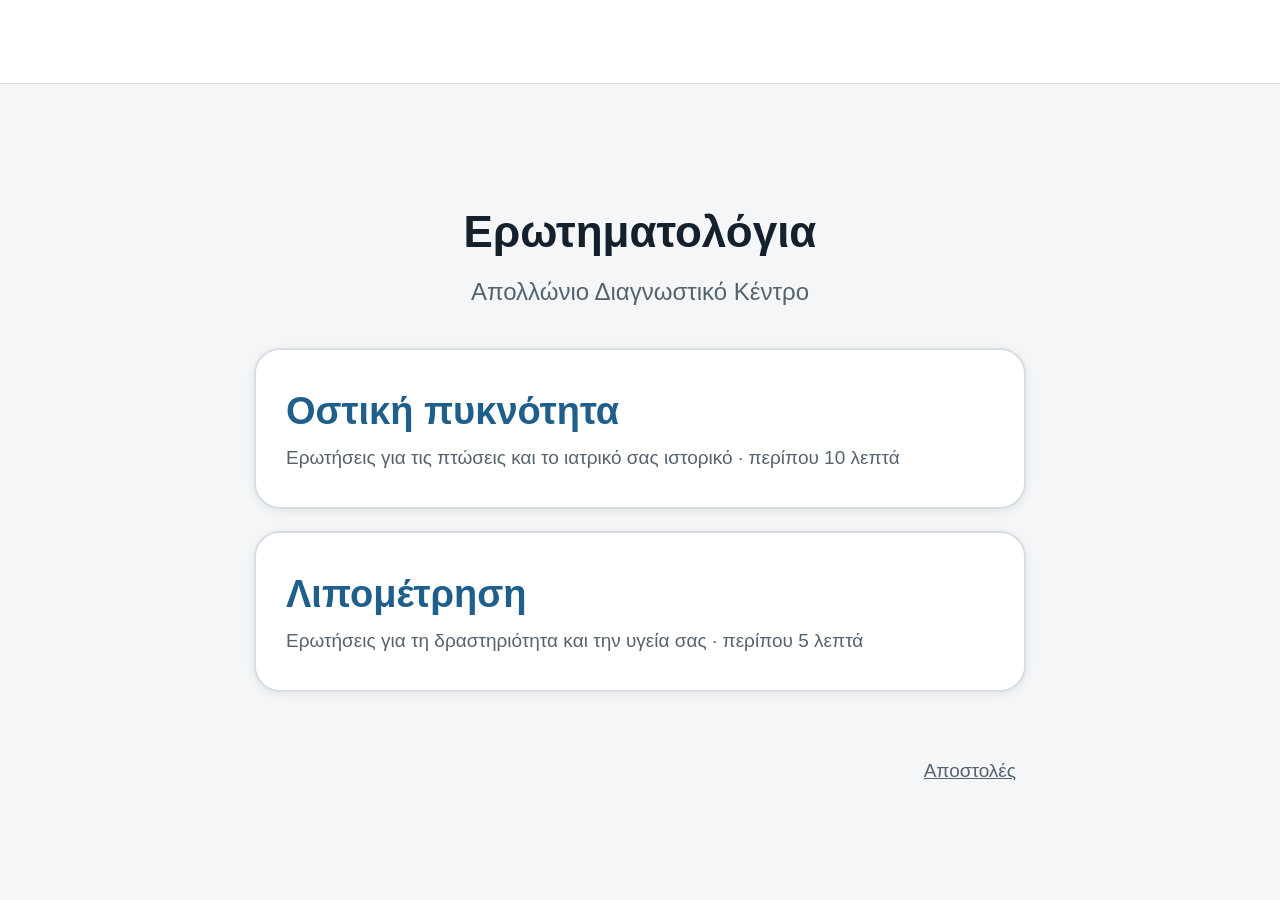
<file: index.html>
<!doctype html>
<html lang="el">
<head>
<meta charset="utf-8">
<title>Ερωτηματολόγια</title>
<meta name="viewport" content="width=device-width, initial-scale=1, viewport-fit=cover, user-scalable=no">
<meta name="apple-mobile-web-app-capable" content="yes">
<meta name="mobile-web-app-capable" content="yes">
<meta name="apple-mobile-web-app-status-bar-style" content="default">
<meta name="apple-mobile-web-app-title" content="Ερωτηματολόγια">
<meta name="theme-color" content="#f4f6f8">
<link rel="manifest" href="manifest.webmanifest">
<link rel="apple-touch-icon" href="εικονίδια/εικονίδιο-180.png">
<link rel="icon" href="εικονίδια/εικονίδιο-192.png">
<link rel="stylesheet" href="στυλ.css">
</head>
<body>
<div id="εφαρμογή" class="εφαρμογή">
  <header class="κεφαλίδα">
    <button id="πίσω" class="κουμπί-κεφαλίδας" type="button" hidden>‹ Πίσω</button>
    <div class="κεφαλίδα-κέντρο">
      <div id="ενότητα" class="ενότητα"></div>
      <div class="πρόοδος"><div id="πρόοδος-μπάρα" class="πρόοδος-μπάρα"></div></div>
    </div>
    <button id="φωνή" class="κουμπί-κεφαλίδας φωνή" type="button" hidden>🔊 <span>Διάβασέ μου την ερώτηση</span></button>
  </header>
  <main id="οθόνη" class="οθόνη"></main>
  <footer id="υποσέλιδο" class="υποσέλιδο"></footer>
</div>
<script src="εφαρμογή.js"></script>
</body>
</html>
</file>
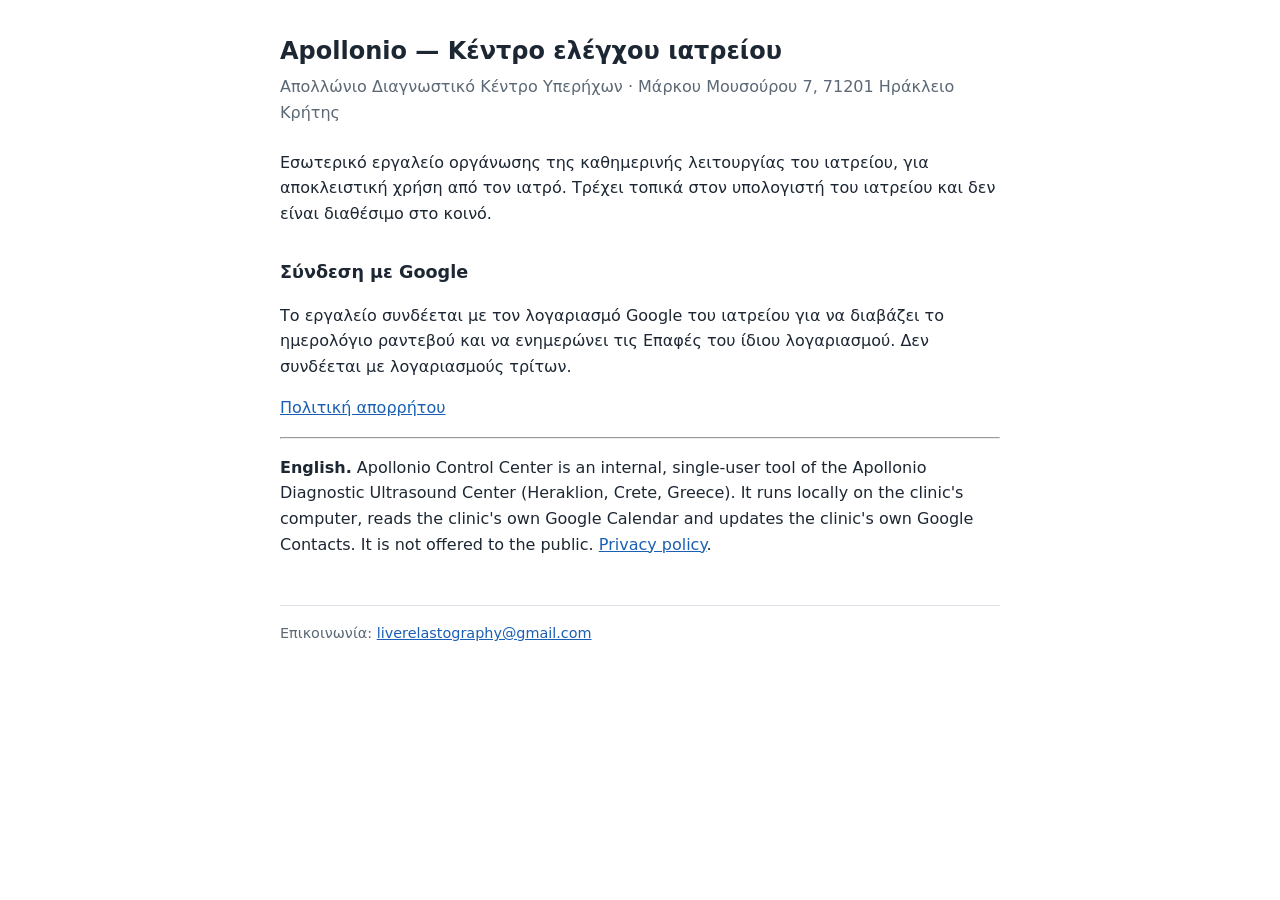
<file: kentro/index.html>
<!doctype html>
<html lang="el">
<head>
<meta charset="utf-8">
<meta name="viewport" content="width=device-width, initial-scale=1">
<title>Apollonio — Κέντρο ελέγχου ιατρείου</title>
<style>
body{font:16px/1.6 -apple-system,system-ui,"Segoe UI",sans-serif;max-width:720px;margin:0 auto;padding:32px 16px;color:#1d2733;background:#fff}
h1{font-size:1.5rem;margin:0 0 .25rem}h2{font-size:1.1rem;margin-top:2rem}
.υπότιτλος{color:#5b6875;margin:0 0 1.5rem}a{color:#1a5fb4}
footer{margin-top:3rem;padding-top:1rem;border-top:1px solid #dde3e8;color:#5b6875;font-size:.9rem}
</style>
</head>
<body>
<h1>Apollonio — Κέντρο ελέγχου ιατρείου</h1>
<p class="υπότιτλος">Απολλώνιο Διαγνωστικό Κέντρο Υπερήχων · Μάρκου Μουσούρου 7, 71201 Ηράκλειο Κρήτης</p>

<p>Εσωτερικό εργαλείο οργάνωσης της καθημερινής λειτουργίας του ιατρείου, για αποκλειστική χρήση από τον ιατρό.
Τρέχει τοπικά στον υπολογιστή του ιατρείου και δεν είναι διαθέσιμο στο κοινό.</p>

<h2>Σύνδεση με Google</h2>
<p>Το εργαλείο συνδέεται με τον λογαριασμό Google του ιατρείου για να διαβάζει το ημερολόγιο ραντεβού
και να ενημερώνει τις Επαφές του ίδιου λογαριασμού. Δεν συνδέεται με λογαριασμούς τρίτων.</p>

<p><a href="privacy.html">Πολιτική απορρήτου</a></p>

<hr>
<p lang="en"><strong>English.</strong> Apollonio Control Center is an internal, single-user tool of the Apollonio Diagnostic
Ultrasound Center (Heraklion, Crete, Greece). It runs locally on the clinic's computer, reads the clinic's own Google Calendar
and updates the clinic's own Google Contacts. It is not offered to the public. <a href="privacy.html#en">Privacy policy</a>.</p>

<footer>Επικοινωνία: <a href="mailto:liverelastography@gmail.com">liverelastography@gmail.com</a></footer>
</body>
</html>
</file>
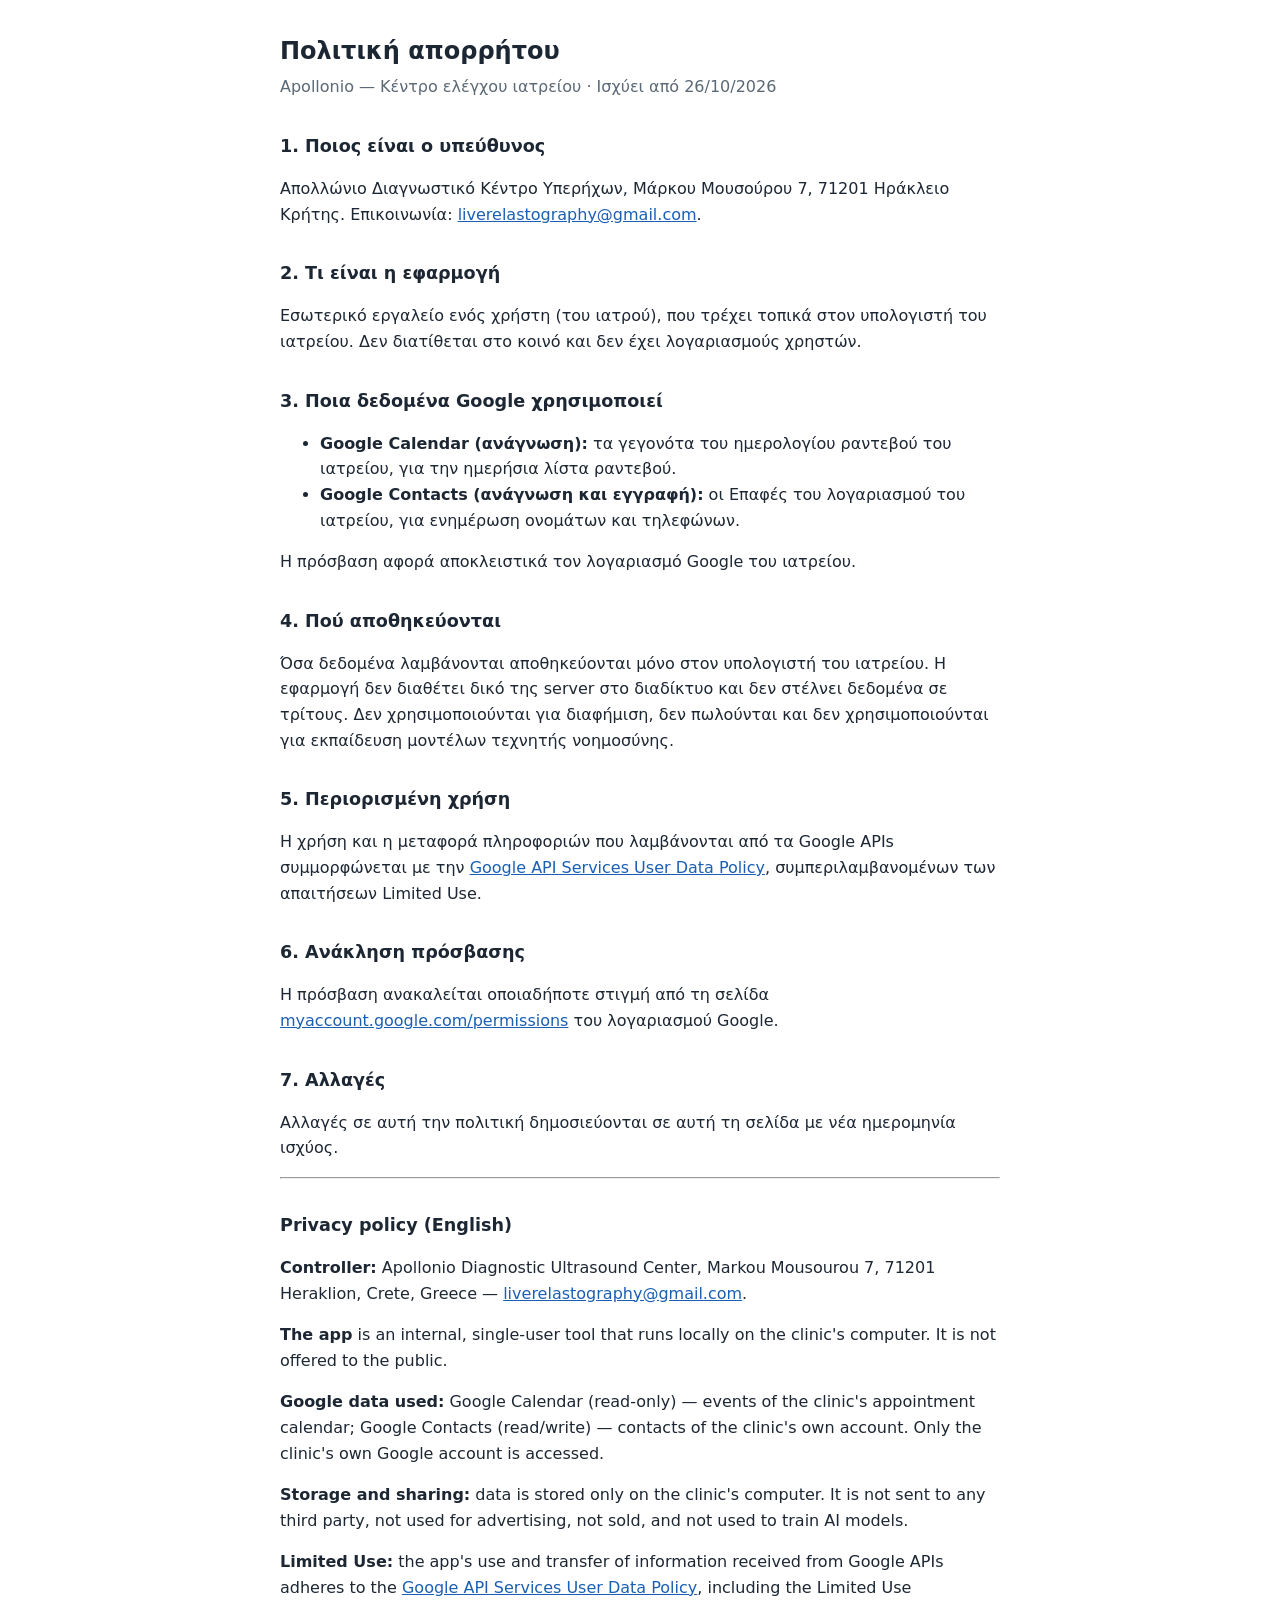
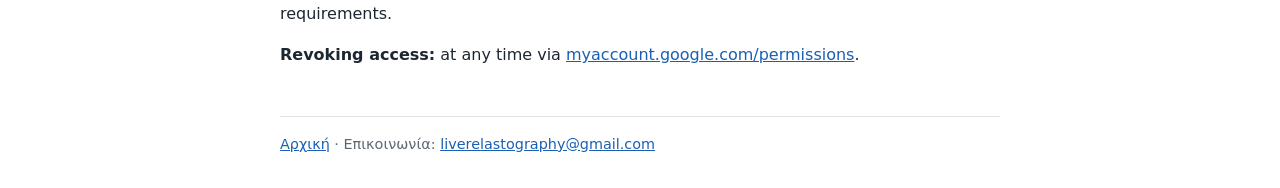
<file: kentro/privacy.html>
<!doctype html>
<html lang="el">
<head>
<meta charset="utf-8">
<meta name="viewport" content="width=device-width, initial-scale=1">
<title>Πολιτική απορρήτου — Apollonio</title>
<style>
body{font:16px/1.6 -apple-system,system-ui,"Segoe UI",sans-serif;max-width:720px;margin:0 auto;padding:32px 16px;color:#1d2733;background:#fff}
h1{font-size:1.5rem;margin:0 0 .25rem}h2{font-size:1.1rem;margin-top:2rem}
.υπότιτλος{color:#5b6875;margin:0 0 1.5rem}a{color:#1a5fb4}
footer{margin-top:3rem;padding-top:1rem;border-top:1px solid #dde3e8;color:#5b6875;font-size:.9rem}
</style>
</head>
<body>
<h1>Πολιτική απορρήτου</h1>
<p class="υπότιτλος">Apollonio — Κέντρο ελέγχου ιατρείου · Ισχύει από 26/10/2026</p>

<h2>1. Ποιος είναι ο υπεύθυνος</h2>
<p>Απολλώνιο Διαγνωστικό Κέντρο Υπερήχων, Μάρκου Μουσούρου 7, 71201 Ηράκλειο Κρήτης.
Επικοινωνία: <a href="mailto:liverelastography@gmail.com">liverelastography@gmail.com</a>.</p>

<h2>2. Τι είναι η εφαρμογή</h2>
<p>Εσωτερικό εργαλείο ενός χρήστη (του ιατρού), που τρέχει τοπικά στον υπολογιστή του ιατρείου.
Δεν διατίθεται στο κοινό και δεν έχει λογαριασμούς χρηστών.</p>

<h2>3. Ποια δεδομένα Google χρησιμοποιεί</h2>
<ul>
<li><strong>Google Calendar (ανάγνωση):</strong> τα γεγονότα του ημερολογίου ραντεβού του ιατρείου, για την ημερήσια λίστα ραντεβού.</li>
<li><strong>Google Contacts (ανάγνωση και εγγραφή):</strong> οι Επαφές του λογαριασμού του ιατρείου, για ενημέρωση ονομάτων και τηλεφώνων.</li>
</ul>
<p>Η πρόσβαση αφορά αποκλειστικά τον λογαριασμό Google του ιατρείου.</p>

<h2>4. Πού αποθηκεύονται</h2>
<p>Όσα δεδομένα λαμβάνονται αποθηκεύονται μόνο στον υπολογιστή του ιατρείου. Η εφαρμογή δεν διαθέτει
δικό της server στο διαδίκτυο και δεν στέλνει δεδομένα σε τρίτους. Δεν χρησιμοποιούνται για διαφήμιση,
δεν πωλούνται και δεν χρησιμοποιούνται για εκπαίδευση μοντέλων τεχνητής νοημοσύνης.</p>

<h2>5. Περιορισμένη χρήση</h2>
<p>Η χρήση και η μεταφορά πληροφοριών που λαμβάνονται από τα Google APIs συμμορφώνεται με την
<a href="https://developers.google.com/terms/api-services-user-data-policy">Google API Services User Data Policy</a>,
συμπεριλαμβανομένων των απαιτήσεων Limited Use.</p>

<h2>6. Ανάκληση πρόσβασης</h2>
<p>Η πρόσβαση ανακαλείται οποιαδήποτε στιγμή από τη σελίδα
<a href="https://myaccount.google.com/permissions">myaccount.google.com/permissions</a> του λογαριασμού Google.</p>

<h2>7. Αλλαγές</h2>
<p>Αλλαγές σε αυτή την πολιτική δημοσιεύονται σε αυτή τη σελίδα με νέα ημερομηνία ισχύος.</p>

<hr>
<section id="en" lang="en">
<h2>Privacy policy (English)</h2>
<p><strong>Controller:</strong> Apollonio Diagnostic Ultrasound Center, Markou Mousourou 7, 71201 Heraklion, Crete, Greece —
<a href="mailto:liverelastography@gmail.com">liverelastography@gmail.com</a>.</p>
<p><strong>The app</strong> is an internal, single-user tool that runs locally on the clinic's computer. It is not offered to the public.</p>
<p><strong>Google data used:</strong> Google Calendar (read-only) — events of the clinic's appointment calendar;
Google Contacts (read/write) — contacts of the clinic's own account. Only the clinic's own Google account is accessed.</p>
<p><strong>Storage and sharing:</strong> data is stored only on the clinic's computer. It is not sent to any third party,
not used for advertising, not sold, and not used to train AI models.</p>
<p><strong>Limited Use:</strong> the app's use and transfer of information received from Google APIs adheres to the
<a href="https://developers.google.com/terms/api-services-user-data-policy">Google API Services User Data Policy</a>,
including the Limited Use requirements.</p>
<p><strong>Revoking access:</strong> at any time via <a href="https://myaccount.google.com/permissions">myaccount.google.com/permissions</a>.</p>
</section>

<footer><a href="./">Αρχική</a> · Επικοινωνία: <a href="mailto:liverelastography@gmail.com">liverelastography@gmail.com</a></footer>
</body>
</html>
</file>
<file: στυλ.css>
/* Ερωτηματολόγια Απολλώνιο — στυλ για iPad, ηλικιωμένοι χρήστες */
:root {
  --φόντο: #f4f6f8;
  --κάρτα: #ffffff;
  --κείμενο: #14202b;
  --δευτερεύον: #55636f;
  --γραμμή: #d7dde3;
  --κύριο: #1f5f8b;
  --κύριο-σκούρο: #164566;
  --κύριο-ανοιχτό: #e6f0f7;
  --επιλεγμένο: #1f5f8b;
  --πράσινο: #2e7d4f;
  --πράσινο-ανοιχτό: #e6f4ea;
  --κόκκινο: #b3261e;
  --κόκκινο-ανοιχτό: #fbeae9;
  --κίτρινο-ανοιχτό: #fff6dc;
  --ακτίνα: 18px;
  --σκιά: 0 2px 10px rgba(20, 32, 43, 0.08);
  --μέγεθος: 24px;
  --μέγεθος-μεγάλο: 32px;
  --μέγεθος-μικρό: 19px;
  --ύψος-κουμπιού: 76px;
}
* { box-sizing: border-box; -webkit-tap-highlight-color: transparent; }
html, body { margin: 0; padding: 0; height: 100%; background: var(--φόντο); color: var(--κείμενο);
  font-family: -apple-system, "SF Pro Text", "Helvetica Neue", Arial, sans-serif; font-size: var(--μέγεθος);
  line-height: 1.35; touch-action: manipulation; -webkit-user-select: none; user-select: none; -webkit-text-size-adjust: 100%; }
button, input, select, textarea { font: inherit; color: inherit; }
button { cursor: pointer; }
[hidden] { display: none !important; }

.εφαρμογή { min-height: 100%; display: flex; flex-direction: column;
  padding: env(safe-area-inset-top) env(safe-area-inset-right) env(safe-area-inset-bottom) env(safe-area-inset-left); }

/* Κεφαλίδα */
.κεφαλίδα { display: flex; align-items: center; gap: 12px; padding: 14px 20px; background: var(--κάρτα); border-bottom: 1px solid var(--γραμμή); min-height: 84px; }
.κεφαλίδα-κέντρο { flex: 1; min-width: 0; }
.ενότητα { font-size: var(--μέγεθος-μικρό); color: var(--δευτερεύον); white-space: nowrap; overflow: hidden; text-overflow: ellipsis; text-align: center; }
.κεφαλίδα.χωρίς-πρόοδο .πρόοδος { visibility: hidden; }
.πρόοδος { height: 8px; background: var(--γραμμή); border-radius: 4px; margin-top: 8px; overflow: hidden; }
.πρόοδος-μπάρα { height: 100%; width: 0; background: var(--κύριο); border-radius: 4px; transition: width .3s; }
.κουμπί-κεφαλίδας { background: var(--κύριο-ανοιχτό); color: var(--κύριο); border: 0; border-radius: 14px; padding: 12px 18px; font-size: var(--μέγεθος-μικρό); font-weight: 600; min-height: 56px; white-space: nowrap; }
.κουμπί-κεφαλίδας:active { background: #d2e3f0; }
.φωνή.ενεργή { background: var(--κύριο); color: #fff; }
@media (max-width: 700px) { .φωνή span { display: none; } }

/* Οθόνη */
.οθόνη { flex: 1; width: 100%; max-width: 820px; margin: 0 auto; padding: 28px 24px 12px; display: flex; flex-direction: column; }
.εισαγωγή { font-size: var(--μέγεθος-μικρό); color: var(--δευτερεύον); margin: 0 0 6px; }
.ερώτηση { font-size: var(--μέγεθος-μεγάλο); font-weight: 600; line-height: 1.3; margin: 0 0 10px; }
.βοήθεια { font-size: var(--μέγεθος-μικρό); color: var(--δευτερεύον); margin: 0 0 22px; }
.επιλογές { display: flex; flex-direction: column; gap: 14px; margin-top: 8px; }
.επιλογή { display: flex; align-items: center; gap: 16px; width: 100%; min-height: var(--ύψος-κουμπιού); padding: 16px 22px; text-align: left;
  background: var(--κάρτα); border: 2px solid var(--γραμμή); border-radius: var(--ακτίνα); box-shadow: var(--σκιά); font-size: var(--μέγεθος); font-weight: 500; }
.επιλογή:active { background: var(--κύριο-ανοιχτό); }
.επιλογή.επιλεγμένη { border-color: var(--επιλεγμένο); background: var(--κύριο-ανοιχτό); }
.επιλογή .δείκτης { flex: 0 0 34px; height: 34px; border-radius: 50%; border: 2px solid var(--γραμμή); display: inline-flex; align-items: center; justify-content: center; font-size: 20px; color: #fff; }
.επιλογή.επιλεγμένη .δείκτης { background: var(--επιλεγμένο); border-color: var(--επιλεγμένο); }
.επιλογή.τετράγωνο .δείκτης { border-radius: 8px; }
.επιλογή .σώμα { flex: 1; }
.επιλογή .περιγραφή { display: block; font-size: var(--μέγεθος-μικρό); color: var(--δευτερεύον); font-weight: 400; margin-top: 2px; }
.ενέργειες-κάτω { display: flex; gap: 14px; margin-top: 26px; align-items: center; }
.επιλογή.ναι { border-color: #bcd6c6; } .επιλογή.ναι.επιλεγμένη { border-color: var(--πράσινο); background: var(--πράσινο-ανοιχτό); }
.επιλογή.ναι .δείκτης { background: var(--πράσινο-ανοιχτό); border-color: #9cc5ab; color: var(--πράσινο); }
.επιλογή.ναι.επιλεγμένη .δείκτης { background: var(--πράσινο); border-color: var(--πράσινο); color: #fff; }
.επιλογή.όχι { border-color: #ecc8c5; } .επιλογή.όχι.επιλεγμένη { border-color: var(--κόκκινο); background: var(--κόκκινο-ανοιχτό); }
.επιλογή.όχι .δείκτης { background: var(--κόκκινο-ανοιχτό); border-color: #e3a9a4; color: var(--κόκκινο); }
.επιλογή.όχι.επιλεγμένη .δείκτης { background: var(--κόκκινο); border-color: var(--κόκκινο); color: #fff; }
.κλίμακα .επιλογή { min-height: 84px; }
.κλίμακα .επιλογή .δείκτης { font-weight: 700; color: var(--κύριο); background: var(--κύριο-ανοιχτό); border-color: #bcd3e4; }
.κλίμακα .επιλογή.επιλεγμένη .δείκτης { background: var(--κύριο); color: #fff; }

/* Αριθμοί, πεδία */
.πεδίο-αριθμός { display: flex; align-items: center; gap: 14px; margin: 10px 0 20px; }
.πεδίο-αριθμός input { width: 220px; height: 84px; font-size: 40px; text-align: center; border: 2px solid var(--γραμμή); border-radius: var(--ακτίνα); background: var(--κάρτα); }
.πεδίο-αριθμός input:focus { outline: none; border-color: var(--κύριο); }
.πεδίο-αριθμός .μονάδα { font-size: var(--μέγεθος); color: var(--δευτερεύον); }
.σφάλμα { color: var(--κόκκινο); font-size: var(--μέγεθος-μικρό); min-height: 1.4em; margin: 0 0 10px; }
.τροχοί { display: flex; gap: 12px; margin: 10px 0 20px; }
.τροχοί select { flex: 1; height: 84px; font-size: 30px; border: 2px solid var(--γραμμή); border-radius: var(--ακτίνα); background: var(--κάρτα); padding: 0 12px; text-align: center; text-align-last: center; -webkit-appearance: none; appearance: none; }
.τροχοί select:focus { outline: none; border-color: var(--κύριο); }
.πλέγμα { display: grid; grid-template-columns: repeat(auto-fit, minmax(200px, 1fr)); gap: 14px; }
.πεδίο { display: flex; flex-direction: column; gap: 6px; }
.πεδίο label { font-size: var(--μέγεθος-μικρό); color: var(--δευτερεύον); }
.πεδίο input, .πεδίο select { height: 64px; font-size: 26px; border: 2px solid var(--γραμμή); border-radius: 14px; background: var(--κάρτα); padding: 0 14px; width: 100%; }
.πεδίο input:focus, .πεδίο select:focus { outline: none; border-color: var(--κύριο); }
.υποτίτλος { font-size: var(--μέγεθος); font-weight: 600; margin: 26px 0 6px; }
.υποτίτλος:first-child { margin-top: 0; }
.μικρό { font-size: var(--μέγεθος-μικρό); color: var(--δευτερεύον); }
.αποτέλεσμα { font-size: var(--μέγεθος); font-weight: 600; color: var(--κύριο); margin-top: 8px; }

/* Υποσέλιδο */
.υποσέλιδο { position: sticky; bottom: 0; width: 100%; max-width: 820px; margin: 0 auto; padding: 12px 24px 28px; display: flex; gap: 14px; justify-content: flex-end; background: linear-gradient(to bottom, rgba(244,246,248,0), var(--φόντο) 35%); }
.υποσέλιδο:empty { padding: 0; }
.κουμπί { min-height: var(--ύψος-κουμπιού); padding: 16px 32px; border-radius: var(--ακτίνα); border: 0; font-size: var(--μέγεθος); font-weight: 600; background: var(--κύριο); color: #fff; box-shadow: var(--σκιά); }
.κουμπί:active { background: var(--κύριο-σκούρο); }
.κουμπί:disabled { opacity: .4; }
.κουμπί.δευτερεύον { background: var(--κάρτα); color: var(--κύριο); border: 2px solid var(--γραμμή); }
.κουμπί.προσοχή { background: var(--κόκκινο-ανοιχτό); color: var(--κόκκινο); border: 2px solid #efc4c1; }
.κουμπί.πλήρες { width: 100%; }

/* Αρχική */
.αρχική { display: flex; flex-direction: column; justify-content: center; gap: 22px; flex: 1; }
.αρχική h1 { font-size: 44px; margin: 0; text-align: center; font-weight: 700; }
.αρχική .υπό { text-align: center; color: var(--δευτερεύον); margin: -8px 0 18px; font-size: var(--μέγεθος); }
.κάρτα-κουμπί { display: block; width: 100%; padding: 36px 30px; background: var(--κάρτα); border: 2px solid var(--γραμμή); border-radius: 26px; box-shadow: var(--σκιά); text-align: left; }
.κάρτα-κουμπί:active { background: var(--κύριο-ανοιχτό); border-color: var(--κύριο); }
.κάρτα-κουμπί .τίτλος { font-size: 38px; font-weight: 700; display: block; color: var(--κύριο); }
.κάρτα-κουμπί .περιγραφή { display: block; margin-top: 8px; color: var(--δευτερεύον); font-size: var(--μέγεθος-μικρό); }
.αρχική-υποσέλιδο { display: flex; justify-content: space-between; align-items: center; margin-top: 30px; gap: 10px; flex-wrap: wrap; }
.σύνδεσμος { background: none; border: 0; color: var(--δευτερεύον); font-size: var(--μέγεθος-μικρό); padding: 14px 10px; text-decoration: underline; }
.σήμα { display: inline-block; min-width: 34px; padding: 2px 10px; border-radius: 17px; background: var(--κόκκινο); color: #fff; font-size: 17px; font-weight: 700; text-align: center; margin-left: 6px; }
.ειδοποίηση { background: var(--κίτρινο-ανοιχτό); border: 1px solid #ecd9a0; border-radius: var(--ακτίνα); padding: 18px 22px; display: flex; gap: 14px; align-items: center; flex-wrap: wrap; font-size: var(--μέγεθος-μικρό); }
.ειδοποίηση .κουμπί { min-height: 56px; padding: 10px 20px; font-size: var(--μέγεθος-μικρό); }

/* Τέλος */
.τέλος { flex: 1; display: flex; flex-direction: column; align-items: center; justify-content: center; text-align: center; gap: 18px; }
.τέλος .εικονίδιο { width: 120px; height: 120px; border-radius: 50%; background: var(--πράσινο-ανοιχτό); color: var(--πράσινο); display: flex; align-items: center; justify-content: center; font-size: 64px; }
.τέλος h1 { font-size: 44px; margin: 0; }
.τέλος p { font-size: var(--μέγεθος); color: var(--δευτερεύον); max-width: 600px; margin: 0; }

/* Αποστολές */
.λίστα { display: flex; flex-direction: column; gap: 10px; margin: 6px 0 22px; }
.γραμμή { display: flex; align-items: center; gap: 14px; background: var(--κάρτα); border: 1px solid var(--γραμμή); border-radius: 14px; padding: 14px 18px; font-size: var(--μέγεθος-μικρό); }
.γραμμή .είδος { font-weight: 600; min-width: 170px; }
.γραμμή .στοιχεία { flex: 1; color: var(--δευτερεύον); }
.γραμμή .μικρό-κουμπί { min-height: 48px; padding: 8px 16px; border-radius: 12px; border: 2px solid var(--γραμμή); background: var(--κάρτα); color: var(--κύριο); font-size: 17px; font-weight: 600; }
.γραμμή.εξήχθη { opacity: .7; }
.πίνακας { width: 100%; border-collapse: collapse; font-size: var(--μέγεθος-μικρό); background: var(--κάρτα); border-radius: 14px; overflow: hidden; box-shadow: var(--σκιά); }
.πίνακας th, .πίνακας td { text-align: left; padding: 12px 16px; border-bottom: 1px solid var(--γραμμή); }
.πίνακας th { color: var(--δευτερεύον); font-weight: 600; background: #f8fafb; }
.πίνακας td.ναι { color: var(--πράσινο); font-weight: 700; } .πίνακας td.όχι { color: var(--δευτερεύον); }
.κενό { color: var(--δευτερεύον); font-style: italic; }

@media (max-width: 600px) {
  :root { --μέγεθος: 21px; --μέγεθος-μεγάλο: 27px; --μέγεθος-μικρό: 17px; --ύψος-κουμπιού: 68px; }
  .οθόνη { padding: 20px 16px 8px; } .υποσέλιδο { padding: 8px 16px 20px; }
  .αρχική h1 { font-size: 34px; } .κάρτα-κουμπί .τίτλος { font-size: 30px; }
}
</file>
